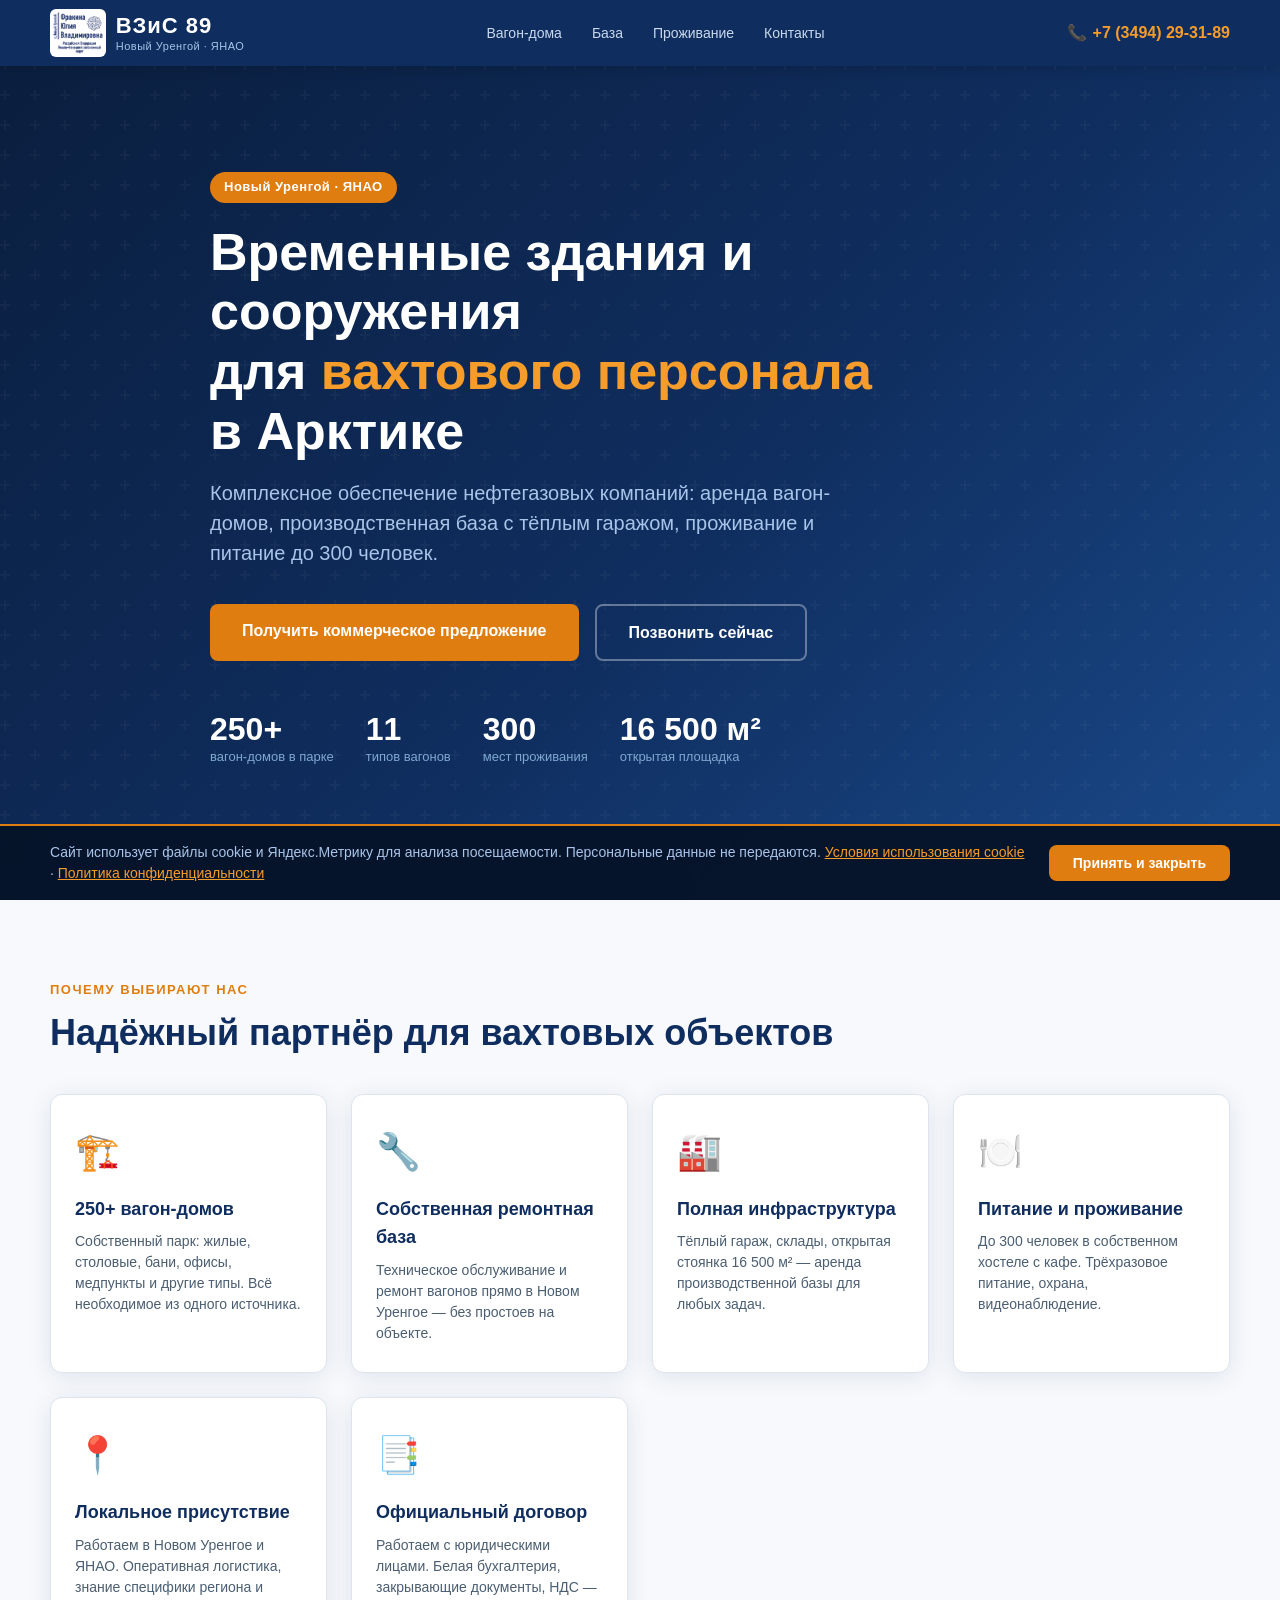
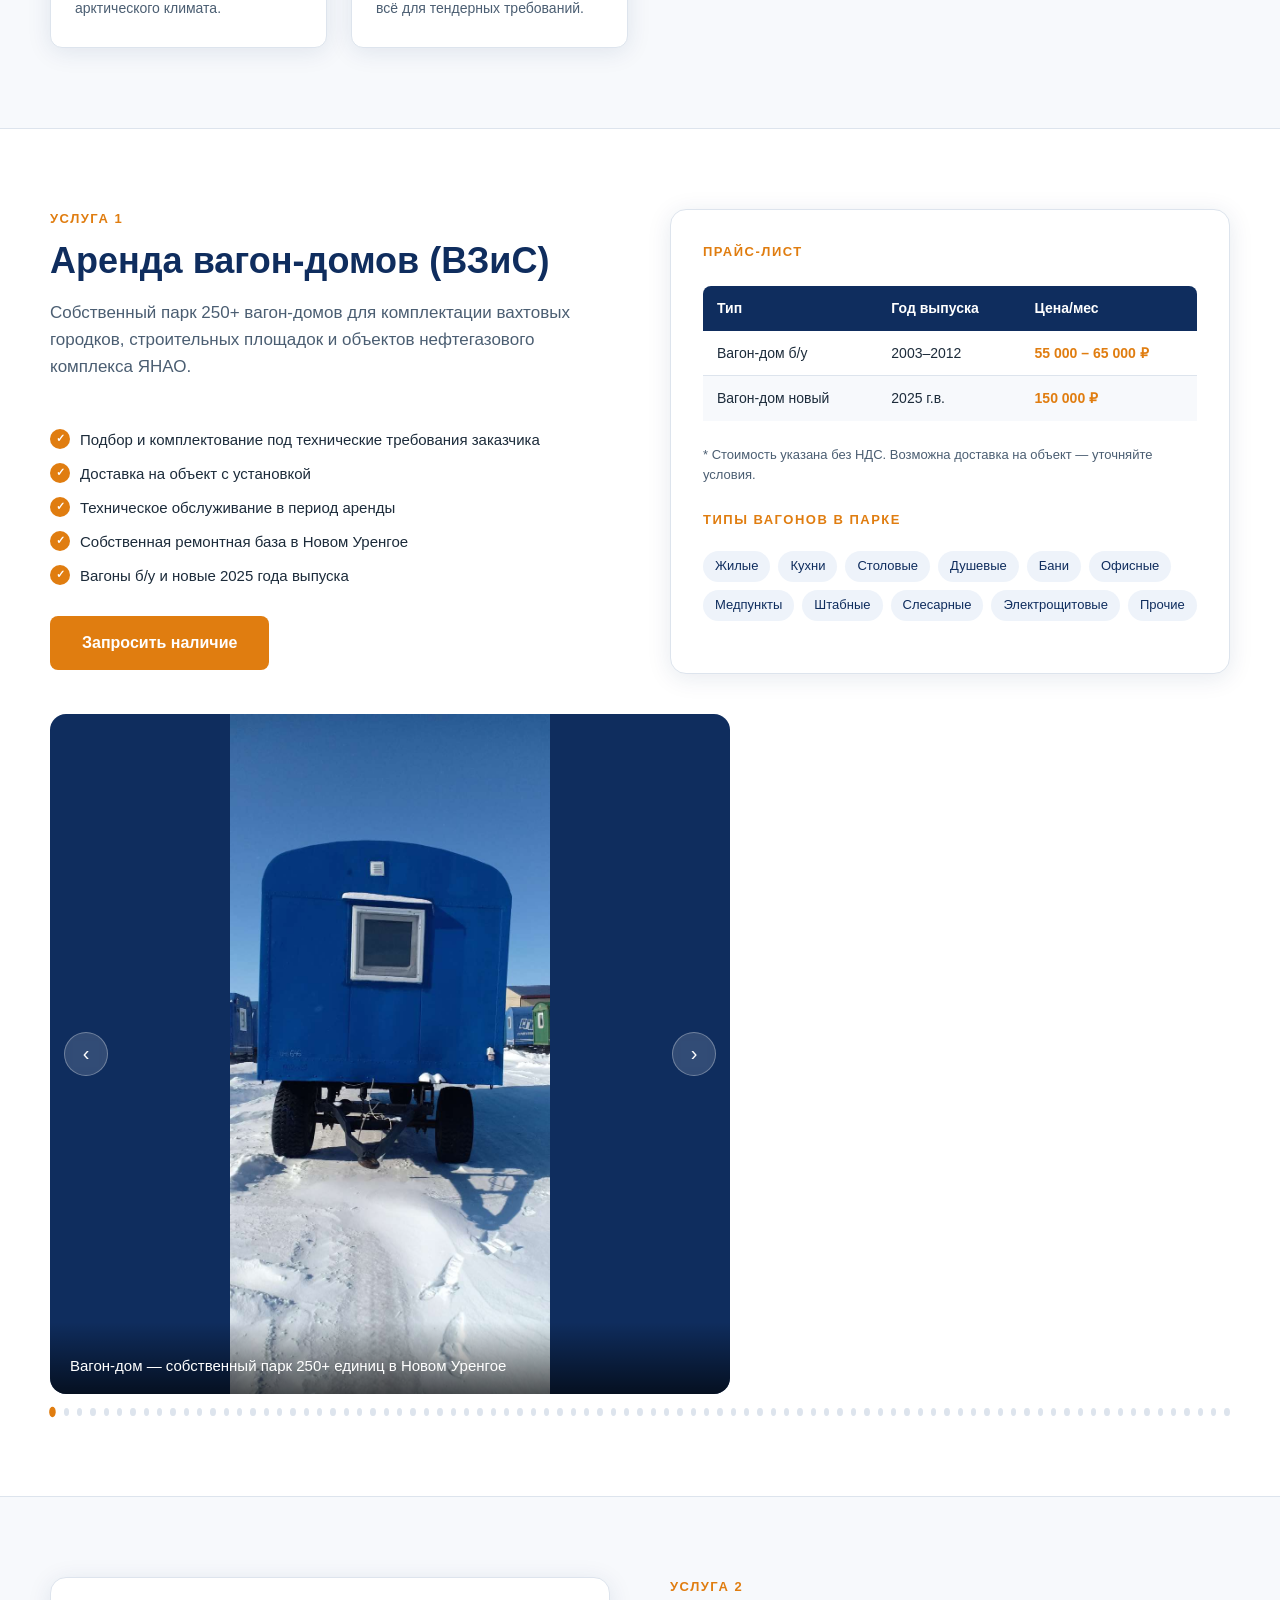
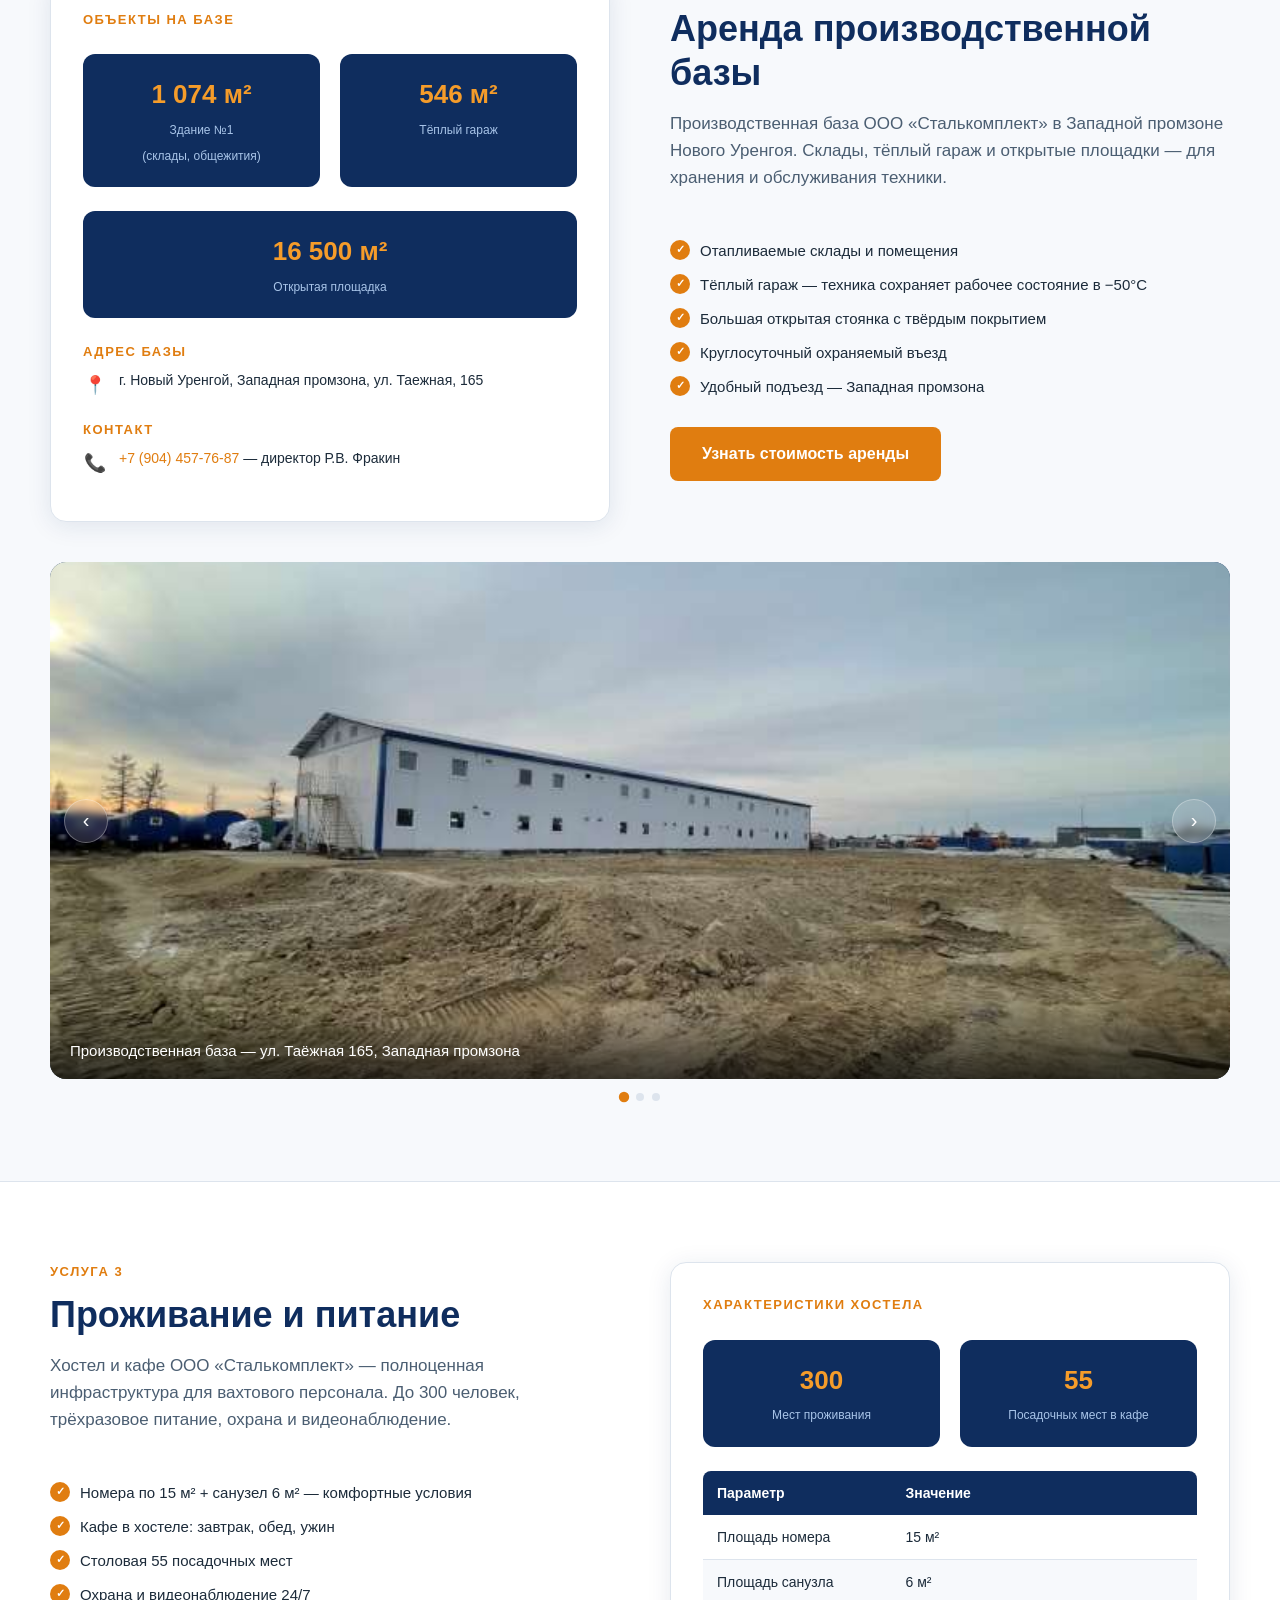
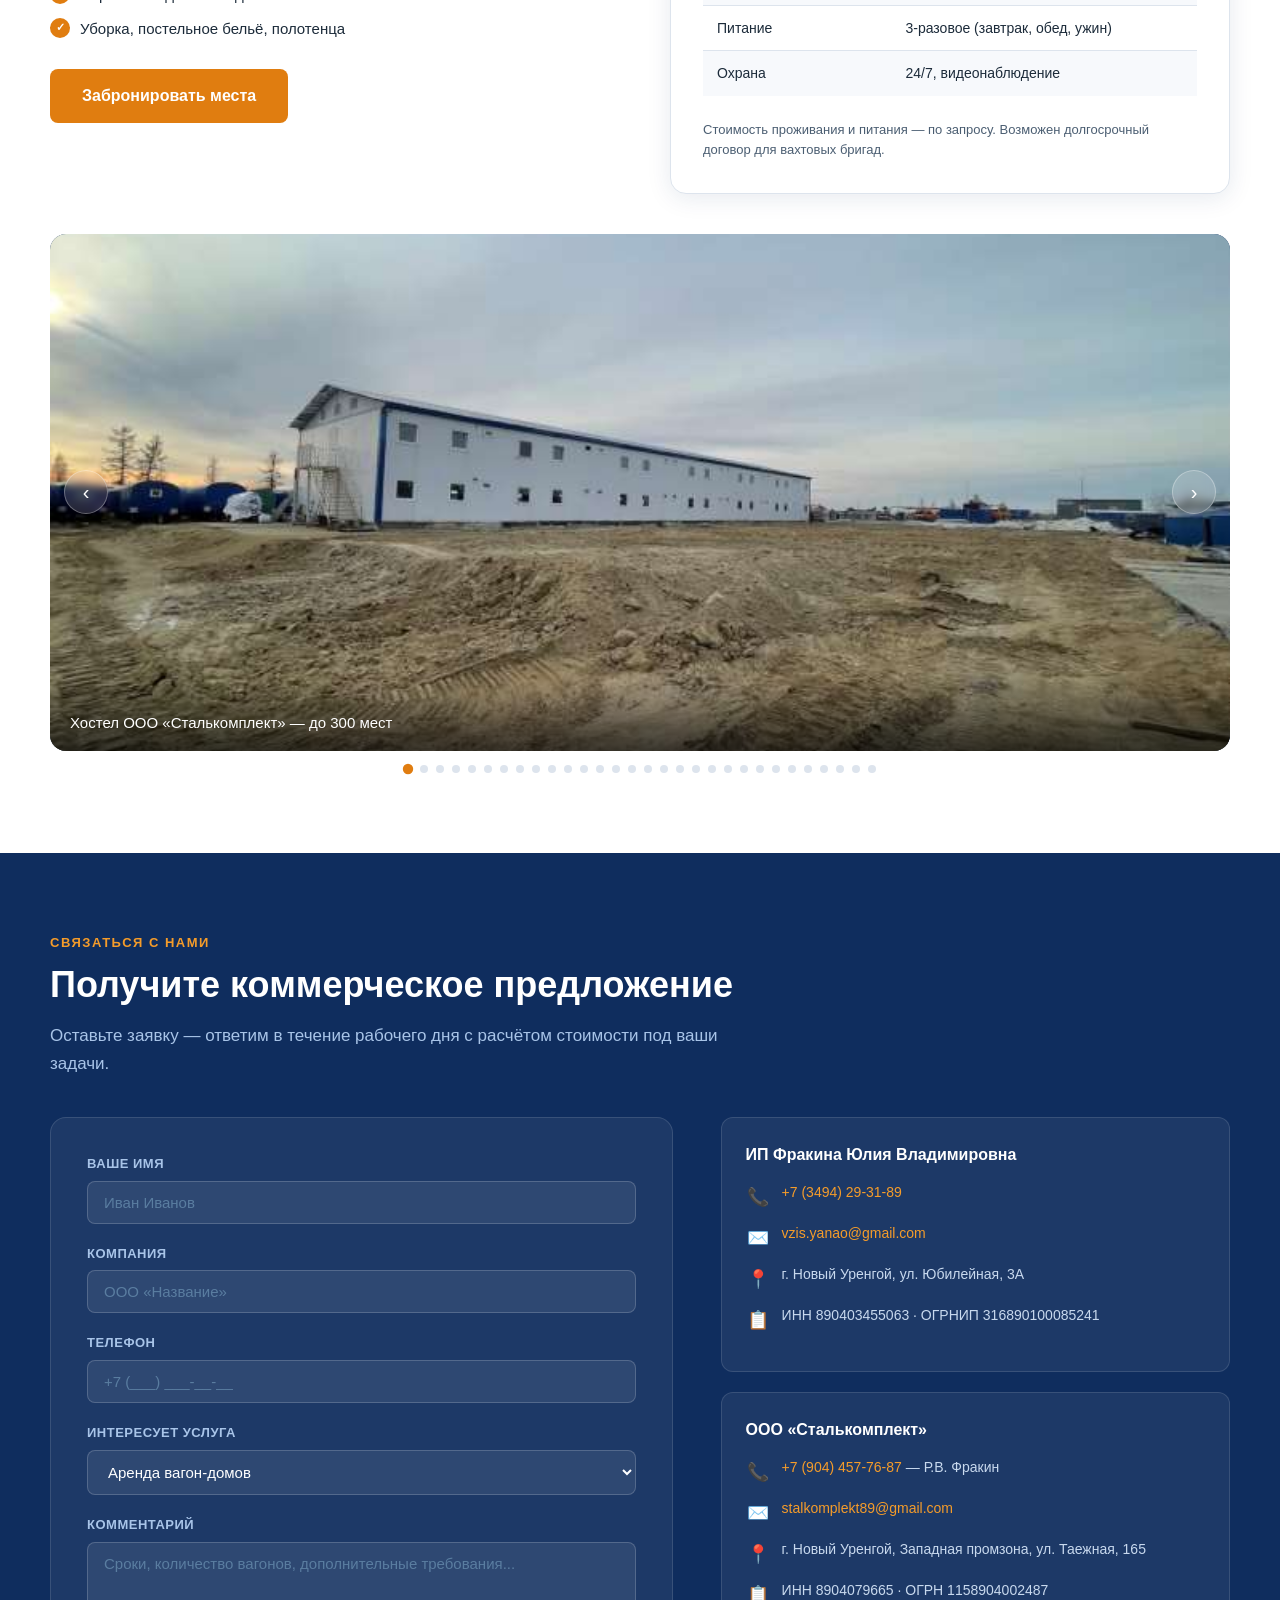
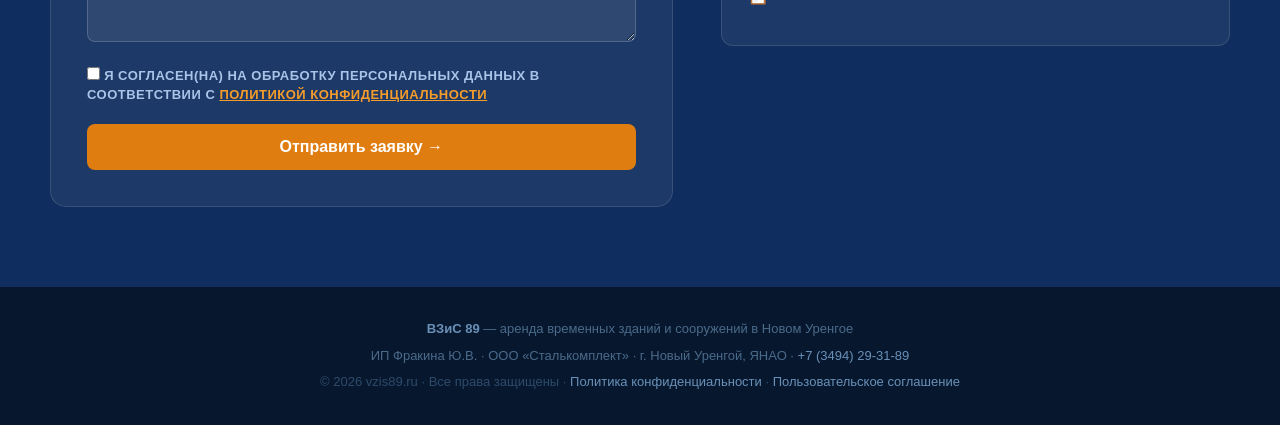
<file: index.html>
<!DOCTYPE html>
<html lang="ru">
<head>
  <meta charset="UTF-8" />
  <meta name="viewport" content="width=device-width, initial-scale=1.0" />
  <meta name="description" content="Аренда вагон-домов, производственных баз, проживание и питание в Новом Уренгое. 250+ вагонов, до 300 мест. ИП Фракина, ООО Сталькомплект." />
  <title>ВЗиС 89 — Аренда вагон-домов и базы в Новом Уренгое</title>
  <link rel="stylesheet" href="css/style.css" />
</head>
<body>

<!-- ===== NAVBAR ===== -->
<nav class="navbar">
  <div class="nav-inner">
    <a href="#hero" class="nav-logo">
      <img src="img/logo.png" alt="ВЗиС 89" height="48" style="border-radius:6px;background:#fff;padding:3px;">
      <span class="nav-logo-text">
        <span class="logo-main">ВЗиС&nbsp;89</span>
        <span class="logo-sub">Новый Уренгой · ЯНАО</span>
      </span>
    </a>
    <ul class="nav-links">
      <li><a href="#wagons">Вагон-дома</a></li>
      <li><a href="#base">База</a></li>
      <li><a href="#accommodation">Проживание</a></li>
      <li><a href="#contact">Контакты</a></li>
    </ul>
    <a href="tel:+73494293189" class="nav-phone">
      <span class="phone-icon">📞</span><span class="phone-text">+7 (3494) 29-31-89</span>
    </a>
    <div class="burger" id="burger">
      <span></span><span></span><span></span>
    </div>
  </div>
</nav>

<!-- Mobile menu -->
<nav class="mobile-menu" id="mobileMenu">
  <a href="#wagons">Вагон-дома</a>
  <a href="#base">Производственная база</a>
  <a href="#accommodation">Проживание и питание</a>
  <a href="#contact">Контакты</a>
  <a href="tel:+73494293189" class="cta">📞 +7 (3494) 29-31-89</a>
</nav>

<!-- ===== HERO ===== -->
<section class="hero" id="hero">
  <div class="hero-inner">
    <div class="hero-badge">Новый Уренгой · ЯНАО</div>
    <h1>Временные здания и сооружения<br>для <span>вахтового персонала</span><br>в Арктике</h1>
    <p class="hero-sub">
      Комплексное обеспечение нефтегазовых компаний: аренда вагон-домов,
      производственная база с тёплым гаражом, проживание и питание до 300 человек.
    </p>
    <div class="hero-cta">
      <a href="#contact" class="btn-primary">Получить коммерческое предложение</a>
      <a href="tel:+73494293189" class="btn-outline">Позвонить сейчас</a>
    </div>
    <div class="hero-stats">
      <div class="hero-stat">
        <strong>250+</strong>
        <span>вагон-домов в парке</span>
      </div>
      <div class="hero-stat">
        <strong>11</strong>
        <span>типов вагонов</span>
      </div>
      <div class="hero-stat">
        <strong>300</strong>
        <span>мест проживания</span>
      </div>
      <div class="hero-stat">
        <strong>16 500 м²</strong>
        <span>открытая площадка</span>
      </div>
    </div>
  </div>
</section>

<!-- ===== ПРЕИМУЩЕСТВА ===== -->
<section class="advantages" id="advantages">
  <div class="section-inner">
    <div class="section-label">Почему выбирают нас</div>
    <div class="section-title">Надёжный партнёр для вахтовых объектов</div>
    <div class="adv-grid">
      <div class="adv-card">
        <span class="adv-icon">🏗️</span>
        <h3>250+ вагон-домов</h3>
        <p>Собственный парк: жилые, столовые, бани, офисы, медпункты и другие типы. Всё необходимое из одного источника.</p>
      </div>
      <div class="adv-card">
        <span class="adv-icon">🔧</span>
        <h3>Собственная ремонтная база</h3>
        <p>Техническое обслуживание и ремонт вагонов прямо в Новом Уренгое — без простоев на объекте.</p>
      </div>
      <div class="adv-card">
        <span class="adv-icon">🏭</span>
        <h3>Полная инфраструктура</h3>
        <p>Тёплый гараж, склады, открытая стоянка 16 500 м² — аренда производственной базы для любых задач.</p>
      </div>
      <div class="adv-card">
        <span class="adv-icon">🍽️</span>
        <h3>Питание и проживание</h3>
        <p>До 300 человек в собственном хостеле с кафе. Трёхразовое питание, охрана, видеонаблюдение.</p>
      </div>
      <div class="adv-card">
        <span class="adv-icon">📍</span>
        <h3>Локальное присутствие</h3>
        <p>Работаем в Новом Уренгое и ЯНАО. Оперативная логистика, знание специфики региона и арктического климата.</p>
      </div>
      <div class="adv-card">
        <span class="adv-icon">📑</span>
        <h3>Официальный договор</h3>
        <p>Работаем с юридическими лицами. Белая бухгалтерия, закрывающие документы, НДС — всё для тендерных требований.</p>
      </div>
    </div>
  </div>
</section>

<!-- ===== ВАГОН-ДОМА ===== -->
<section class="service-block" id="wagons">
  <div class="section-inner">
    <div class="service-content">
      <div class="service-text">
        <div class="section-label">Услуга 1</div>
        <h2 class="section-title">Аренда вагон-домов (ВЗиС)</h2>
        <p class="section-desc">
          Собственный парк 250+ вагон-домов для комплектации вахтовых городков,
          строительных площадок и объектов нефтегазового комплекса ЯНАО.
        </p>
        <ul class="feature-list">
          <li>Подбор и комплектование под технические требования заказчика</li>
          <li>Доставка на объект с установкой</li>
          <li>Техническое обслуживание в период аренды</li>
          <li>Собственная ремонтная база в Новом Уренгое</li>
          <li>Вагоны б/у и новые 2025 года выпуска</li>
        </ul>
        <div style="margin-top: 28px;">
          <a href="#contact" class="btn-primary">Запросить наличие</a>
        </div>
      </div>

      <div class="service-info">
        <div class="section-label">Прайс-лист</div>
        <table class="price-table">
          <thead>
            <tr>
              <th>Тип</th>
              <th>Год выпуска</th>
              <th>Цена/мес</th>
            </tr>
          </thead>
          <tbody>
            <tr>
              <td>Вагон-дом б/у</td>
              <td>2003–2012</td>
              <td class="price">55 000 – 65 000 ₽</td>
            </tr>
            <tr>
              <td>Вагон-дом новый</td>
              <td>2025 г.в.</td>
              <td class="price">150 000 ₽</td>
            </tr>
          </tbody>
        </table>
        <p style="font-size:13px; color:var(--text-light); margin-bottom: 20px;">
          * Стоимость указана без НДС. Возможна доставка на объект — уточняйте условия.
        </p>

        <div class="section-label" style="margin-top: 24px;">Типы вагонов в парке</div>
        <div class="wagon-types">
          <span class="wagon-tag">Жилые</span>
          <span class="wagon-tag">Кухни</span>
          <span class="wagon-tag">Столовые</span>
          <span class="wagon-tag">Душевые</span>
          <span class="wagon-tag">Бани</span>
          <span class="wagon-tag">Офисные</span>
          <span class="wagon-tag">Медпункты</span>
          <span class="wagon-tag">Штабные</span>
          <span class="wagon-tag">Слесарные</span>
          <span class="wagon-tag">Электрощитовые</span>
          <span class="wagon-tag">Прочие</span>
        </div>
      </div>
    </div>

    <!-- Карусель вагон-дома -->
    <div class="carousel-wrap">
      <div class="carousel" id="carouselWagons">
        <div class="carousel-track" id="trackWagons"></div>
        <button class="carousel-btn prev" onclick="moveCarousel('wagons',-1)">&#8249;</button>
        <button class="carousel-btn next" onclick="moveCarousel('wagons',1)">&#8250;</button>
      </div>
      <div class="carousel-dots" id="dotsWagons"></div>
    </div>
  </div>
</section>

<!-- ===== ПРОИЗВОДСТВЕННАЯ БАЗА ===== -->
<section class="service-block" id="base">
  <div class="section-inner">
    <div class="service-content reverse">
      <div class="service-text">
        <div class="section-label">Услуга 2</div>
        <h2 class="section-title">Аренда производственной базы</h2>
        <p class="section-desc">
          Производственная база ООО «Сталькомплект» в Западной промзоне Нового Уренгоя.
          Склады, тёплый гараж и открытые площадки — для хранения и обслуживания техники.
        </p>
        <ul class="feature-list">
          <li>Отапливаемые склады и помещения</li>
          <li>Тёплый гараж — техника сохраняет рабочее состояние в −50°C</li>
          <li>Большая открытая стоянка с твёрдым покрытием</li>
          <li>Круглосуточный охраняемый въезд</li>
          <li>Удобный подъезд — Западная промзона</li>
        </ul>
        <div style="margin-top: 28px;">
          <a href="#contact" class="btn-primary">Узнать стоимость аренды</a>
        </div>
      </div>

      <div class="service-info">
        <div class="section-label">Объекты на базе</div>
        <div class="metrics-row">
          <div class="metric">
            <strong>1 074 м²</strong>
            <span>Здание №1<br>(склады, общежития)</span>
          </div>
          <div class="metric">
            <strong>546 м²</strong>
            <span>Тёплый гараж</span>
          </div>
        </div>
        <div class="metrics-row">
          <div class="metric">
            <strong>16 500 м²</strong>
            <span>Открытая площадка</span>
          </div>
        </div>
        <div class="section-label" style="margin-top: 24px;">Адрес базы</div>
        <div class="contact-item" style="margin-top: 8px;">
          <span class="contact-item-icon">📍</span>
          <span class="contact-item-text" style="color: var(--text);">
            г. Новый Уренгой, Западная промзона, ул. Таежная, 165
          </span>
        </div>
        <div class="section-label" style="margin-top: 20px;">Контакт</div>
        <div class="contact-item" style="margin-top: 8px;">
          <span class="contact-item-icon">📞</span>
          <span class="contact-item-text" style="color: var(--text);">
            <a href="tel:+79044577687" style="color: var(--orange);">+7 (904) 457-76-87</a> — директор Р.В. Фракин
          </span>
        </div>
      </div>
    </div>

    <!-- Карусель производственная база -->
    <div class="carousel-wrap">
      <div class="carousel" id="carouselBase">
        <div class="carousel-track" id="trackBase"></div>
        <button class="carousel-btn prev" onclick="moveCarousel('base',-1)">&#8249;</button>
        <button class="carousel-btn next" onclick="moveCarousel('base',1)">&#8250;</button>
      </div>
      <div class="carousel-dots" id="dotsBase"></div>
    </div>
  </div>
</section>

<!-- ===== ПРОЖИВАНИЕ И ПИТАНИЕ ===== -->
<section class="service-block" id="accommodation">
  <div class="section-inner">
    <div class="service-content">
      <div class="service-text">
        <div class="section-label">Услуга 3</div>
        <h2 class="section-title">Проживание и питание</h2>
        <p class="section-desc">
          Хостел и кафе ООО «Сталькомплект» — полноценная инфраструктура для вахтового
          персонала. До 300 человек, трёхразовое питание, охрана и видеонаблюдение.
        </p>
        <ul class="feature-list">
          <li>Номера по 15 м² + санузел 6 м² — комфортные условия</li>
          <li>Кафе в хостеле: завтрак, обед, ужин</li>
          <li>Столовая 55 посадочных мест</li>
          <li>Охрана и видеонаблюдение 24/7</li>
          <li>Уборка, постельное бельё, полотенца</li>
        </ul>
        <div style="margin-top: 28px;">
          <a href="#contact" class="btn-primary">Забронировать места</a>
        </div>
      </div>

      <div class="service-info">
        <div class="section-label">Характеристики хостела</div>
        <div class="metrics-row">
          <div class="metric">
            <strong>300</strong>
            <span>Мест проживания</span>
          </div>
          <div class="metric">
            <strong>55</strong>
            <span>Посадочных мест в кафе</span>
          </div>
        </div>

        <table class="price-table" style="margin-top: 24px;">
          <thead>
            <tr>
              <th>Параметр</th>
              <th>Значение</th>
            </tr>
          </thead>
          <tbody>
            <tr>
              <td>Площадь номера</td>
              <td>15 м²</td>
            </tr>
            <tr>
              <td>Площадь санузла</td>
              <td>6 м²</td>
            </tr>
            <tr>
              <td>Питание</td>
              <td>3-разовое (завтрак, обед, ужин)</td>
            </tr>
            <tr>
              <td>Охрана</td>
              <td>24/7, видеонаблюдение</td>
            </tr>
          </tbody>
        </table>

        <p style="font-size:13px; color:var(--text-light); margin-top: 16px;">
          Стоимость проживания и питания — по запросу.
          Возможен долгосрочный договор для вахтовых бригад.
        </p>
      </div>
    </div>

    <!-- Карусель проживание -->
    <div class="carousel-wrap">
      <div class="carousel" id="carouselAccommodation">
        <div class="carousel-track" id="trackAccommodation"></div>
        <button class="carousel-btn prev" onclick="moveCarousel('accommodation',-1)">&#8249;</button>
        <button class="carousel-btn next" onclick="moveCarousel('accommodation',1)">&#8250;</button>
      </div>
      <div class="carousel-dots" id="dotsAccommodation"></div>
    </div>
  </div>
</section>

<!-- ===== КОНТАКТЫ ===== -->
<section class="contact" id="contact">
  <div class="section-inner">
    <div class="section-label">Связаться с нами</div>
    <div class="section-title">Получите коммерческое предложение</div>
    <p class="section-desc">
      Оставьте заявку — ответим в течение рабочего дня с расчётом стоимости
      под ваши задачи.
    </p>

    <div class="contact-grid">
      <!-- Форма -->
      <div class="contact-form">
        <form id="contactForm">
          <div class="form-group">
            <label>Ваше имя</label>
            <input type="text" name="name" placeholder="Иван Иванов" required />
          </div>
          <div class="form-group">
            <label>Компания</label>
            <input type="text" name="company" placeholder="ООО «Название»" />
          </div>
          <div class="form-group">
            <label>Телефон</label>
            <input type="tel" name="phone" placeholder="+7 (___) ___-__-__" required />
          </div>
          <div class="form-group">
            <label>Интересует услуга</label>
            <select name="service">
              <option value="wagons">Аренда вагон-домов</option>
              <option value="base">Аренда производственной базы</option>
              <option value="accommodation">Проживание и питание</option>
              <option value="all">Комплексное размещение</option>
            </select>
          </div>
          <div class="form-group">
            <label>Комментарий</label>
            <textarea name="message" placeholder="Сроки, количество вагонов, дополнительные требования..."></textarea>
          </div>
          <div class="form-group form-consent">
            <label class="consent-label">
              <input type="checkbox" name="consent" id="consentCheck" required />
              <span>Я согласен(на) на обработку персональных данных в соответствии с
                <a href="privacy.html" target="_blank">Политикой конфиденциальности</a>
              </span>
            </label>
          </div>
          <button type="submit" class="btn-submit">Отправить заявку →</button>
        </form>
        <div class="form-success" id="formSuccess">
          <div class="check">📧</div>
          <h3>Открываем ваш почтовый клиент</h3>
          <p>Если письмо не открылось — напишите или позвоните напрямую:</p>
          <p style="margin-top:12px;"><a href="mailto:vzis.yanao@gmail.com">vzis.yanao@gmail.com</a></p>
          <p><a href="tel:+73494293189">+7 (3494) 29-31-89</a></p>
        </div>
      </div>

      <!-- Контактные данные -->
      <div class="contact-info">
        <div class="company-card">
          <div class="company-name">ИП Фракина Юлия Владимировна</div>
          <div class="contact-item">
            <span class="contact-item-icon">📞</span>
            <span class="contact-item-text">
              <a href="tel:+73494293189">+7 (3494) 29-31-89</a>
            </span>
          </div>
          <div class="contact-item">
            <span class="contact-item-icon">✉️</span>
            <span class="contact-item-text">
              <a href="mailto:vzis.yanao@gmail.com">vzis.yanao@gmail.com</a>
            </span>
          </div>
          <div class="contact-item">
            <span class="contact-item-icon">📍</span>
            <span class="contact-item-text">г. Новый Уренгой, ул. Юбилейная, 3А</span>
          </div>
          <div class="contact-item">
            <span class="contact-item-icon">📋</span>
            <span class="contact-item-text">ИНН 890403455063 · ОГРНИП 316890100085241</span>
          </div>
        </div>

        <div class="company-card">
          <div class="company-name">ООО «Сталькомплект»</div>
          <div class="contact-item">
            <span class="contact-item-icon">📞</span>
            <span class="contact-item-text">
              <a href="tel:+79044577687">+7 (904) 457-76-87</a> — Р.В. Фракин
            </span>
          </div>
          <div class="contact-item">
            <span class="contact-item-icon">✉️</span>
            <span class="contact-item-text">
              <a href="mailto:stalkomplekt89@gmail.com">stalkomplekt89@gmail.com</a>
            </span>
          </div>
          <div class="contact-item">
            <span class="contact-item-icon">📍</span>
            <span class="contact-item-text">г. Новый Уренгой, Западная промзона, ул. Таежная, 165</span>
          </div>
          <div class="contact-item">
            <span class="contact-item-icon">📋</span>
            <span class="contact-item-text">ИНН 8904079665 · ОГРН 1158904002487</span>
          </div>
        </div>
      </div>
    </div>
  </div>
</section>

<!-- ===== FOOTER ===== -->
<footer>
  <div class="footer-inner">
    <p><strong style="color:#6A90B8;">ВЗиС 89</strong> — аренда временных зданий и сооружений в Новом Уренгое</p>
    <p style="margin-top:6px;">
      ИП Фракина Ю.В. · ООО «Сталькомплект» · г. Новый Уренгой, ЯНАО ·
      <a href="tel:+73494293189">+7 (3494) 29-31-89</a>
    </p>
    <p style="margin-top:6px; color:#2E4A6A;">
      © 2026 vzis89.ru · Все права защищены ·
      <a href="privacy.html">Политика конфиденциальности</a> ·
      <a href="terms.html">Пользовательское соглашение</a>
    </p>
  </div>
</footer>

<!-- Cookie consent banner -->
<div class="cookie-banner" id="cookieBanner" role="alertdialog" aria-label="Уведомление об использовании cookie">
  <div class="cookie-inner">
    <p>
      Сайт использует файлы cookie и Яндекс.Метрику для анализа посещаемости. Персональные данные не передаются.
      <a href="privacy.html#cookie">Условия использования cookie</a> ·
      <a href="privacy.html">Политика конфиденциальности</a>
    </p>
    <button class="cookie-btn" id="cookieAccept">Принять и закрыть</button>
  </div>
</div>

<script src="js/main.js"></script>
</body>
</html>
</file>
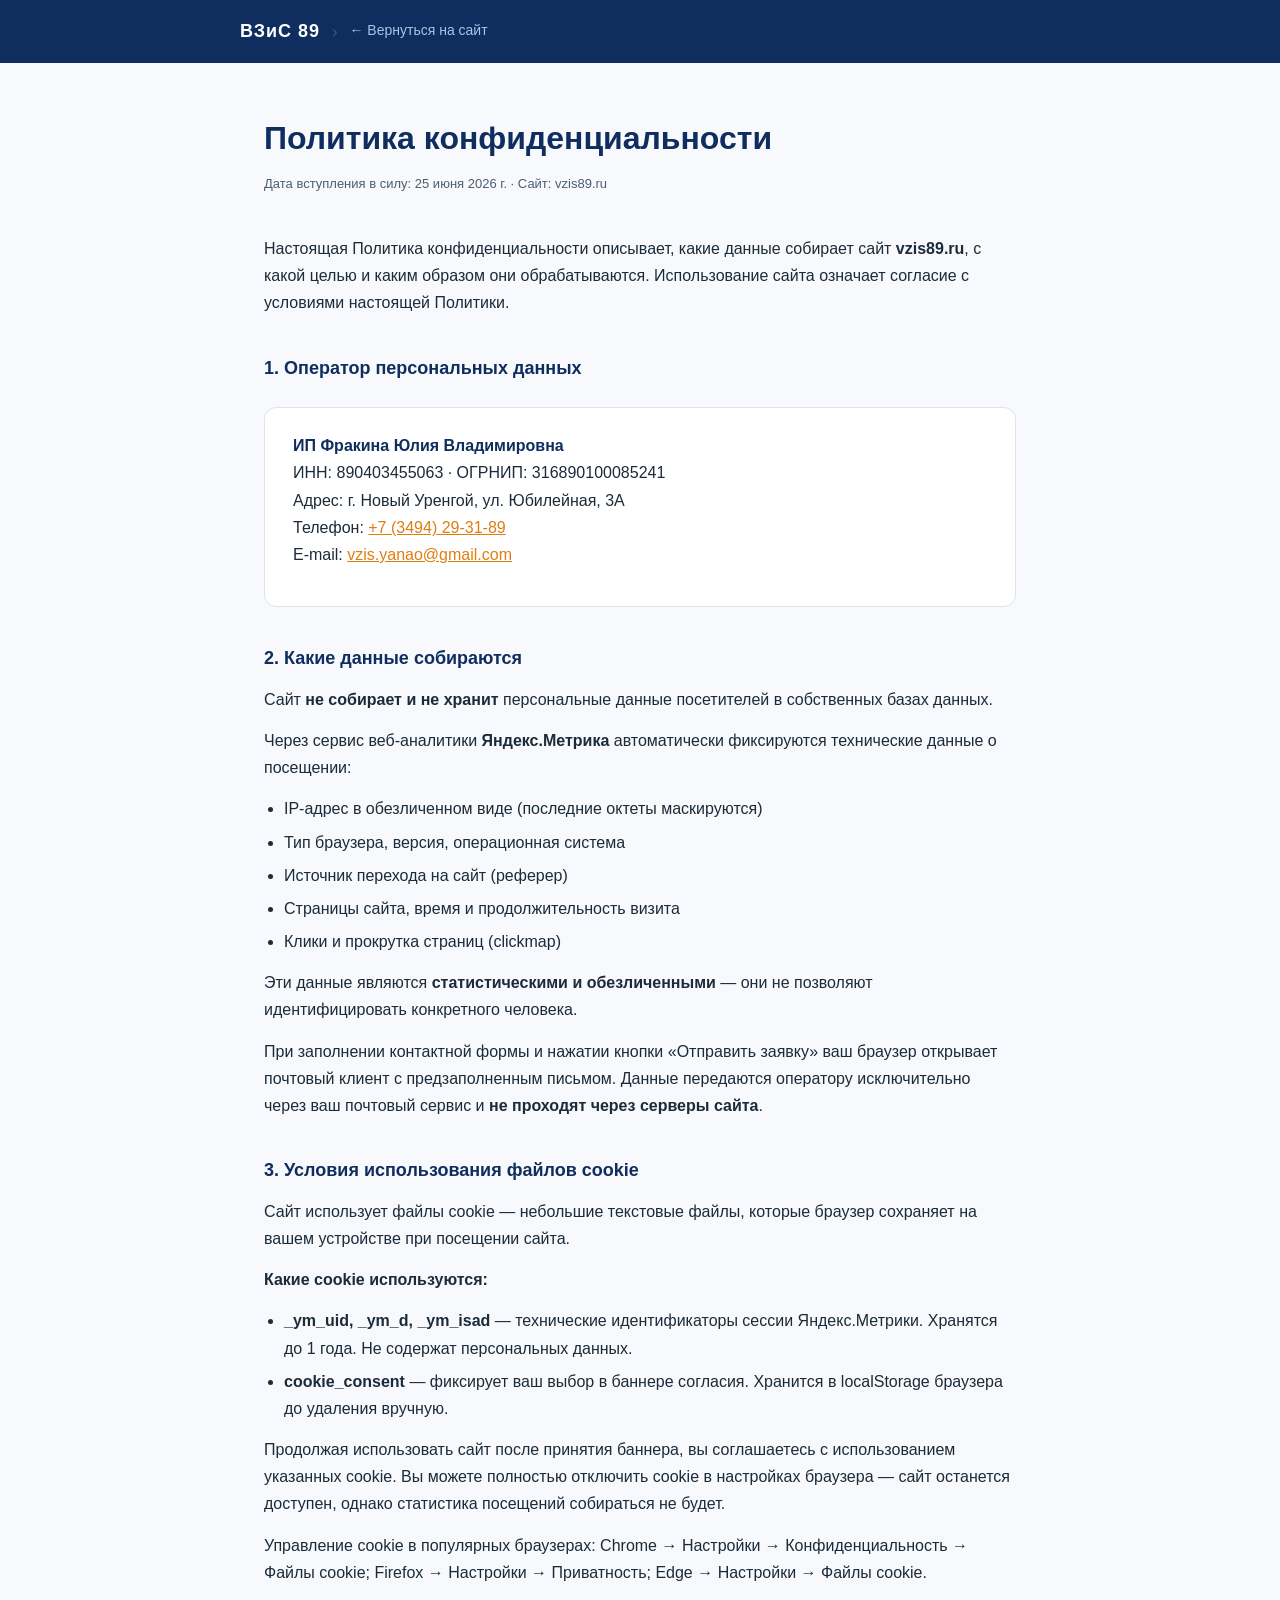
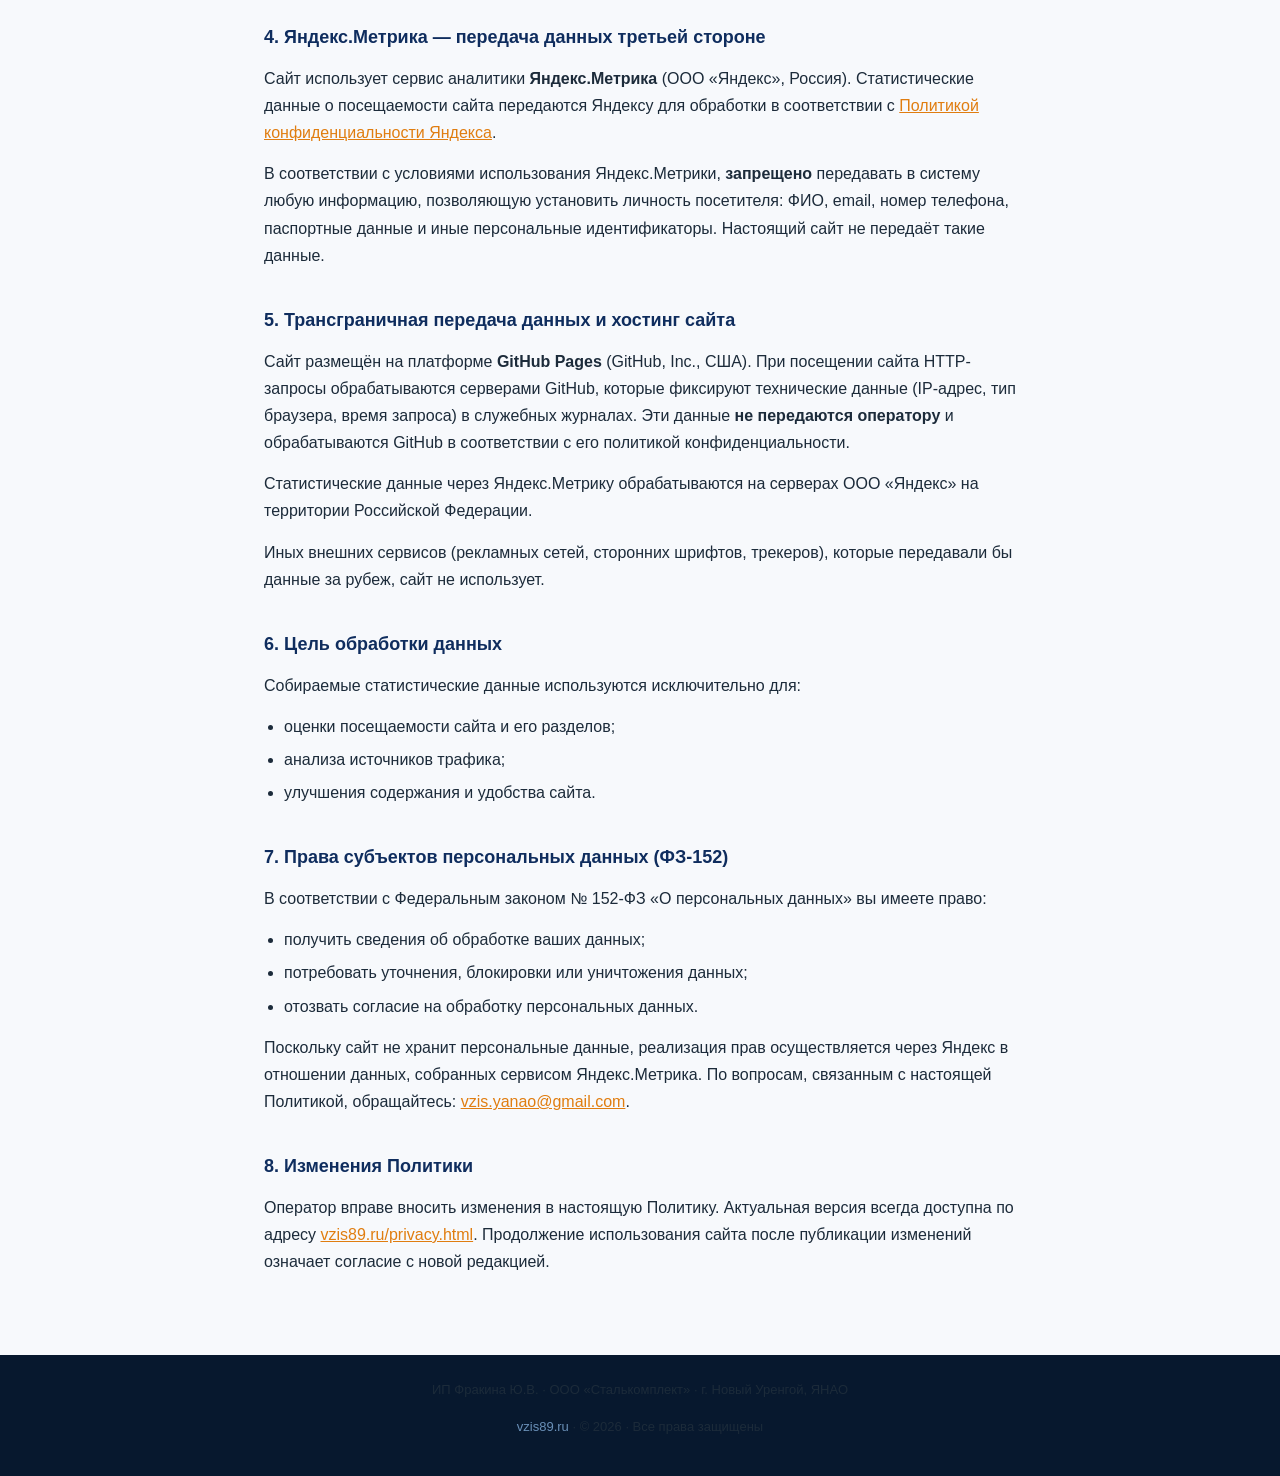
<file: privacy.html>
<!DOCTYPE html>
<html lang="ru">
<head>
  <meta charset="UTF-8" />
  <meta name="viewport" content="width=device-width, initial-scale=1.0" />
  <title>Политика конфиденциальности — ВЗиС 89</title>
  <style>
    :root {
      --blue: #0F2D5E;
      --orange: #E07D10;
      --orange-light: #F59C2A;
      --text: #1C2B3A;
      --text-light: #4B5E72;
      --bg: #F7F9FC;
      --border: #DDE4ED;
    }
    * { box-sizing: border-box; margin: 0; padding: 0; }
    html { scroll-behavior: smooth; }
    body {
      font-family: 'Segoe UI', -apple-system, BlinkMacSystemFont, Roboto, Arial, sans-serif;
      color: var(--text);
      background: var(--bg);
      font-size: 16px;
      line-height: 1.7;
    }
    .topbar {
      background: var(--blue);
      padding: 16px 24px;
    }
    .topbar-inner {
      max-width: 800px;
      margin: 0 auto;
      display: flex;
      align-items: center;
      gap: 12px;
    }
    .topbar a {
      color: #A8C4E8;
      text-decoration: none;
      font-size: 14px;
    }
    .topbar a:hover { color: #fff; }
    .topbar .logo-text {
      font-size: 18px;
      font-weight: 800;
      color: #fff;
      letter-spacing: 1px;
    }
    .topbar .sep { color: #3A5A8A; }
    main {
      max-width: 800px;
      margin: 48px auto 80px;
      padding: 0 24px;
    }
    h1 {
      font-size: 32px;
      font-weight: 800;
      color: var(--blue);
      margin-bottom: 8px;
    }
    .meta {
      font-size: 13px;
      color: var(--text-light);
      margin-bottom: 40px;
    }
    h2 {
      font-size: 18px;
      font-weight: 700;
      color: var(--blue);
      margin: 36px 0 12px;
    }
    p { margin-bottom: 14px; color: var(--text); }
    ul {
      margin: 10px 0 14px 20px;
      color: var(--text);
    }
    ul li { margin-bottom: 6px; }
    a { color: var(--orange); }
    .card {
      background: #fff;
      border: 1px solid var(--border);
      border-radius: 12px;
      padding: 24px 28px;
      margin: 24px 0;
    }
    .card strong { color: var(--blue); }
    footer {
      background: #07182E;
      padding: 24px;
      text-align: center;
      color: #4B6A8A;
      font-size: 13px;
    }
    footer a { color: #6A90B8; text-decoration: none; }
    @media (max-width: 600px) {
      h1 { font-size: 24px; }
      main { margin-top: 32px; }
    }
  </style>
</head>
<body>

<div class="topbar">
  <div class="topbar-inner">
    <span class="logo-text">ВЗиС 89</span>
    <span class="sep">›</span>
    <a href="/">← Вернуться на сайт</a>
  </div>
</div>

<main>
  <h1>Политика конфиденциальности</h1>
  <p class="meta">Дата вступления в силу: 25 июня 2026 г. · Сайт: vzis89.ru</p>

  <p>
    Настоящая Политика конфиденциальности описывает, какие данные собирает сайт
    <strong>vzis89.ru</strong>, с какой целью и каким образом они обрабатываются.
    Использование сайта означает согласие с условиями настоящей Политики.
  </p>

  <h2>1. Оператор персональных данных</h2>
  <div class="card">
    <p>
      <strong>ИП Фракина Юлия Владимировна</strong><br>
      ИНН: 890403455063 · ОГРНИП: 316890100085241<br>
      Адрес: г. Новый Уренгой, ул. Юбилейная, 3А<br>
      Телефон: <a href="tel:+73494293189">+7 (3494) 29-31-89</a><br>
      E-mail: <a href="mailto:vzis.yanao@gmail.com">vzis.yanao@gmail.com</a>
    </p>
  </div>

  <h2>2. Какие данные собираются</h2>
  <p>Сайт <strong>не собирает и не хранит</strong> персональные данные посетителей в собственных базах данных.</p>
  <p>
    Через сервис веб-аналитики <strong>Яндекс.Метрика</strong> автоматически фиксируются
    технические данные о посещении:
  </p>
  <ul>
    <li>IP-адрес в обезличенном виде (последние октеты маскируются)</li>
    <li>Тип браузера, версия, операционная система</li>
    <li>Источник перехода на сайт (реферер)</li>
    <li>Страницы сайта, время и продолжительность визита</li>
    <li>Клики и прокрутка страниц (clickmap)</li>
  </ul>
  <p>
    Эти данные являются <strong>статистическими и обезличенными</strong> — они не позволяют
    идентифицировать конкретного человека.
  </p>
  <p>
    При заполнении контактной формы и нажатии кнопки «Отправить заявку» ваш браузер открывает
    почтовый клиент с предзаполненным письмом. Данные передаются оператору исключительно
    через ваш почтовый сервис и <strong>не проходят через серверы сайта</strong>.
  </p>

  <h2 id="cookie">3. Условия использования файлов cookie</h2>
  <p>
    Сайт использует файлы cookie — небольшие текстовые файлы, которые браузер
    сохраняет на вашем устройстве при посещении сайта.
  </p>
  <p><strong>Какие cookie используются:</strong></p>
  <ul>
    <li><strong>_ym_uid, _ym_d, _ym_isad</strong> — технические идентификаторы сессии Яндекс.Метрики.
      Хранятся до 1 года. Не содержат персональных данных.</li>
    <li><strong>cookie_consent</strong> — фиксирует ваш выбор в баннере согласия.
      Хранится в localStorage браузера до удаления вручную.</li>
  </ul>
  <p>
    Продолжая использовать сайт после принятия баннера, вы соглашаетесь
    с использованием указанных cookie.
    Вы можете полностью отключить cookie в настройках браузера — сайт останется
    доступен, однако статистика посещений собираться не будет.
  </p>
  <p>
    Управление cookie в популярных браузерах:
    Chrome → Настройки → Конфиденциальность → Файлы cookie;
    Firefox → Настройки → Приватность; Edge → Настройки → Файлы cookie.
  </p>

  <h2>4. Яндекс.Метрика — передача данных третьей стороне</h2>
  <p>
    Сайт использует сервис аналитики <strong>Яндекс.Метрика</strong>
    (ООО «Яндекс», Россия). Статистические данные о посещаемости сайта
    передаются Яндексу для обработки в соответствии с
    <a href="https://yandex.ru/legal/confidential/" target="_blank" rel="noopener">Политикой конфиденциальности Яндекса</a>.
  </p>
  <p>
    В соответствии с условиями использования Яндекс.Метрики, <strong>запрещено</strong>
    передавать в систему любую информацию, позволяющую установить личность посетителя:
    ФИО, email, номер телефона, паспортные данные и иные персональные идентификаторы.
    Настоящий сайт не передаёт такие данные.
  </p>

  <h2>5. Трансграничная передача данных и хостинг сайта</h2>
  <p>
    Сайт размещён на платформе <strong>GitHub Pages</strong> (GitHub, Inc., США).
    При посещении сайта HTTP-запросы обрабатываются серверами GitHub, которые фиксируют
    технические данные (IP-адрес, тип браузера, время запроса) в служебных журналах.
    Эти данные <strong>не передаются оператору</strong> и обрабатываются GitHub в
    соответствии с его политикой конфиденциальности.
  </p>
  <p>
    Статистические данные через Яндекс.Метрику обрабатываются на серверах
    ООО «Яндекс» на территории Российской Федерации.
  </p>
  <p>
    Иных внешних сервисов (рекламных сетей, сторонних шрифтов, трекеров),
    которые передавали бы данные за рубеж, сайт не использует.
  </p>

  <h2>6. Цель обработки данных</h2>
  <p>Собираемые статистические данные используются исключительно для:</p>
  <ul>
    <li>оценки посещаемости сайта и его разделов;</li>
    <li>анализа источников трафика;</li>
    <li>улучшения содержания и удобства сайта.</li>
  </ul>

  <h2>7. Права субъектов персональных данных (ФЗ-152)</h2>
  <p>
    В соответствии с Федеральным законом № 152-ФЗ «О персональных данных» вы имеете право:
  </p>
  <ul>
    <li>получить сведения об обработке ваших данных;</li>
    <li>потребовать уточнения, блокировки или уничтожения данных;</li>
    <li>отозвать согласие на обработку персональных данных.</li>
  </ul>
  <p>
    Поскольку сайт не хранит персональные данные, реализация прав осуществляется
    через Яндекс в отношении данных, собранных сервисом Яндекс.Метрика.
    По вопросам, связанным с настоящей Политикой, обращайтесь:
    <a href="mailto:vzis.yanao@gmail.com">vzis.yanao@gmail.com</a>.
  </p>

  <h2>8. Изменения Политики</h2>
  <p>
    Оператор вправе вносить изменения в настоящую Политику. Актуальная версия
    всегда доступна по адресу <a href="/privacy.html">vzis89.ru/privacy.html</a>.
    Продолжение использования сайта после публикации изменений означает согласие
    с новой редакцией.
  </p>
</main>

<footer>
  <p>ИП Фракина Ю.В. · ООО «Сталькомплект» · г. Новый Уренгой, ЯНАО</p>
  <p style="margin-top:6px;"><a href="/">vzis89.ru</a> · © 2026 · Все права защищены</p>
</footer>

</body>
</html>
</file>
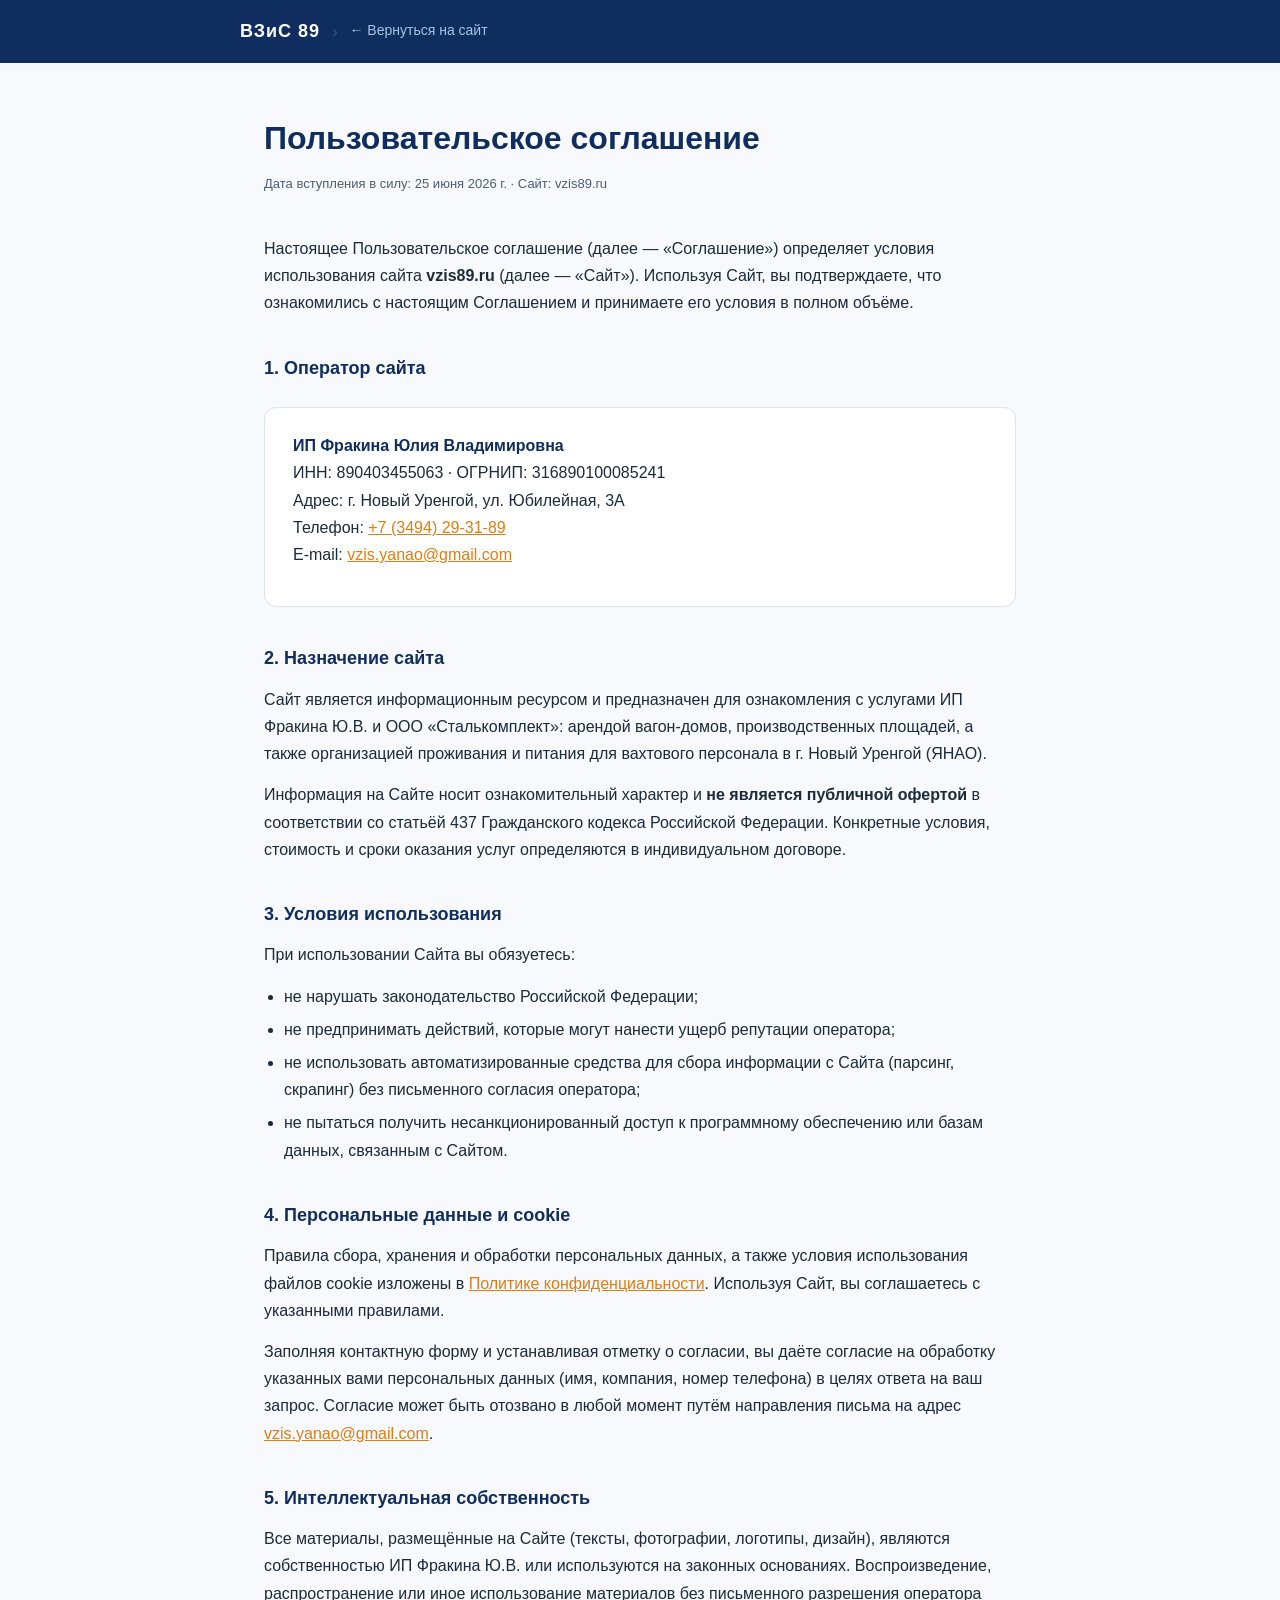
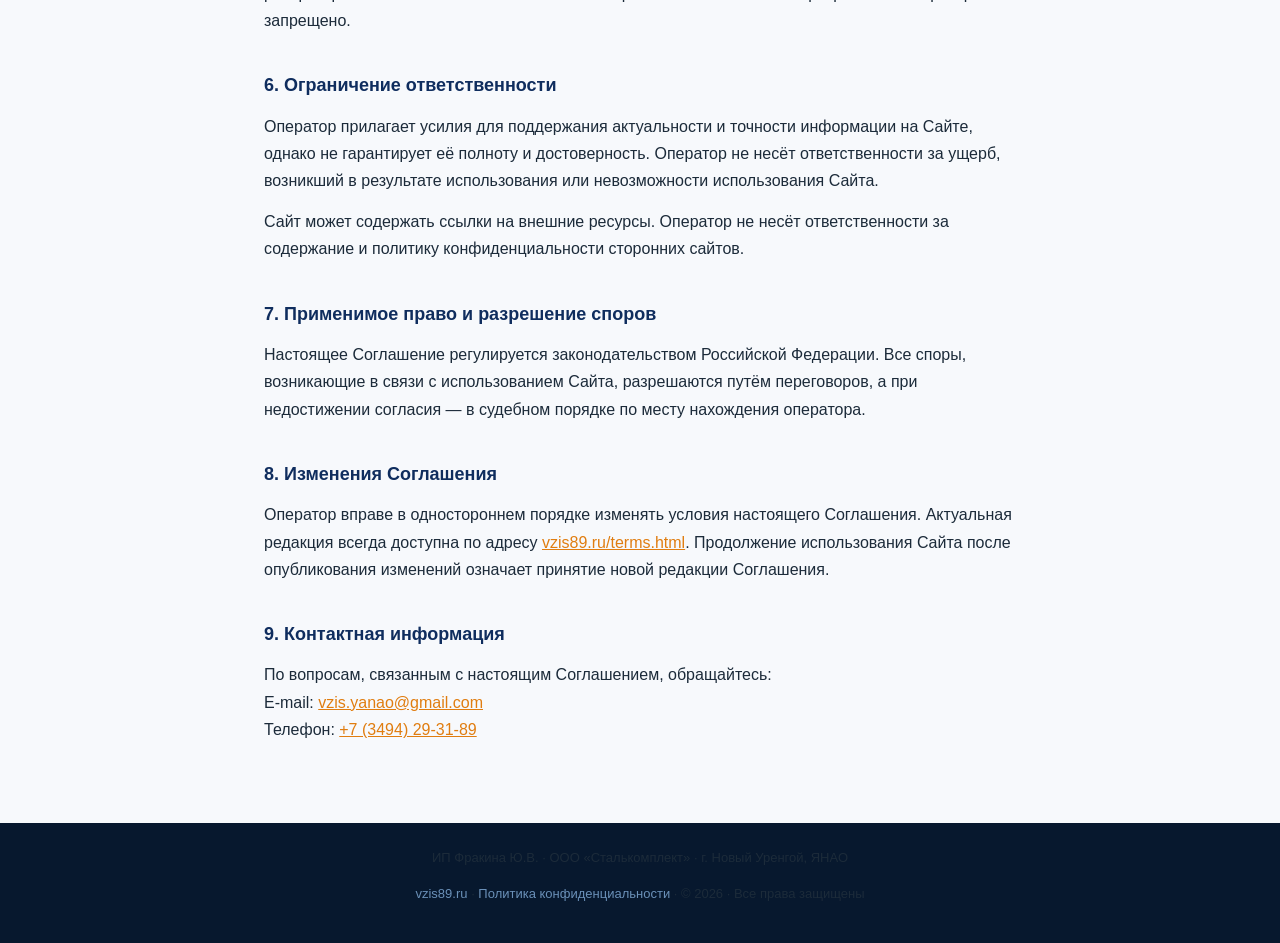
<file: terms.html>
<!DOCTYPE html>
<html lang="ru">
<head>
  <meta charset="UTF-8" />
  <meta name="viewport" content="width=device-width, initial-scale=1.0" />
  <title>Пользовательское соглашение — ВЗиС 89</title>
  <style>
    :root {
      --blue: #0F2D5E;
      --orange: #E07D10;
      --orange-light: #F59C2A;
      --text: #1C2B3A;
      --text-light: #4B5E72;
      --bg: #F7F9FC;
      --border: #DDE4ED;
    }
    * { box-sizing: border-box; margin: 0; padding: 0; }
    html { scroll-behavior: smooth; }
    body {
      font-family: 'Segoe UI', -apple-system, BlinkMacSystemFont, Roboto, Arial, sans-serif;
      color: var(--text);
      background: var(--bg);
      font-size: 16px;
      line-height: 1.7;
    }
    .topbar {
      background: var(--blue);
      padding: 16px 24px;
    }
    .topbar-inner {
      max-width: 800px;
      margin: 0 auto;
      display: flex;
      align-items: center;
      gap: 12px;
    }
    .topbar a { color: #A8C4E8; text-decoration: none; font-size: 14px; }
    .topbar a:hover { color: #fff; }
    .topbar .logo-text {
      font-size: 18px;
      font-weight: 800;
      color: #fff;
      letter-spacing: 1px;
    }
    .topbar .sep { color: #3A5A8A; }
    main {
      max-width: 800px;
      margin: 48px auto 80px;
      padding: 0 24px;
    }
    h1 {
      font-size: 32px;
      font-weight: 800;
      color: var(--blue);
      margin-bottom: 8px;
    }
    .meta {
      font-size: 13px;
      color: var(--text-light);
      margin-bottom: 40px;
    }
    h2 {
      font-size: 18px;
      font-weight: 700;
      color: var(--blue);
      margin: 36px 0 12px;
    }
    p { margin-bottom: 14px; color: var(--text); }
    ul { margin: 10px 0 14px 20px; color: var(--text); }
    ul li { margin-bottom: 6px; }
    a { color: var(--orange); }
    .card {
      background: #fff;
      border: 1px solid var(--border);
      border-radius: 12px;
      padding: 24px 28px;
      margin: 24px 0;
    }
    .card strong { color: var(--blue); }
    footer {
      background: #07182E;
      padding: 24px;
      text-align: center;
      color: #4B6A8A;
      font-size: 13px;
    }
    footer a { color: #6A90B8; text-decoration: none; }
    @media (max-width: 600px) {
      h1 { font-size: 24px; }
      main { margin-top: 32px; }
    }
  </style>
</head>
<body>

<div class="topbar">
  <div class="topbar-inner">
    <span class="logo-text">ВЗиС 89</span>
    <span class="sep">›</span>
    <a href="/">← Вернуться на сайт</a>
  </div>
</div>

<main>
  <h1>Пользовательское соглашение</h1>
  <p class="meta">Дата вступления в силу: 25 июня 2026 г. · Сайт: vzis89.ru</p>

  <p>
    Настоящее Пользовательское соглашение (далее — «Соглашение») определяет условия
    использования сайта <strong>vzis89.ru</strong> (далее — «Сайт»).
    Используя Сайт, вы подтверждаете, что ознакомились с настоящим Соглашением
    и принимаете его условия в полном объёме.
  </p>

  <h2>1. Оператор сайта</h2>
  <div class="card">
    <p>
      <strong>ИП Фракина Юлия Владимировна</strong><br>
      ИНН: 890403455063 · ОГРНИП: 316890100085241<br>
      Адрес: г. Новый Уренгой, ул. Юбилейная, 3А<br>
      Телефон: <a href="tel:+73494293189">+7 (3494) 29-31-89</a><br>
      E-mail: <a href="mailto:vzis.yanao@gmail.com">vzis.yanao@gmail.com</a>
    </p>
  </div>

  <h2>2. Назначение сайта</h2>
  <p>
    Сайт является информационным ресурсом и предназначен для ознакомления
    с услугами ИП Фракина Ю.В. и ООО «Сталькомплект»: арендой вагон-домов,
    производственных площадей, а также организацией проживания и питания
    для вахтового персонала в г. Новый Уренгой (ЯНАО).
  </p>
  <p>
    Информация на Сайте носит ознакомительный характер и <strong>не является публичной
    офертой</strong> в соответствии со статьёй 437 Гражданского кодекса Российской
    Федерации. Конкретные условия, стоимость и сроки оказания услуг определяются
    в индивидуальном договоре.
  </p>

  <h2>3. Условия использования</h2>
  <p>При использовании Сайта вы обязуетесь:</p>
  <ul>
    <li>не нарушать законодательство Российской Федерации;</li>
    <li>не предпринимать действий, которые могут нанести ущерб репутации оператора;</li>
    <li>не использовать автоматизированные средства для сбора информации с Сайта
      (парсинг, скрапинг) без письменного согласия оператора;</li>
    <li>не пытаться получить несанкционированный доступ к программному обеспечению
      или базам данных, связанным с Сайтом.</li>
  </ul>

  <h2>4. Персональные данные и cookie</h2>
  <p>
    Правила сбора, хранения и обработки персональных данных, а также условия
    использования файлов cookie изложены в
    <a href="privacy.html">Политике конфиденциальности</a>.
    Используя Сайт, вы соглашаетесь с указанными правилами.
  </p>
  <p>
    Заполняя контактную форму и устанавливая отметку о согласии, вы даёте
    согласие на обработку указанных вами персональных данных (имя, компания,
    номер телефона) в целях ответа на ваш запрос. Согласие может быть отозвано
    в любой момент путём направления письма на адрес
    <a href="mailto:vzis.yanao@gmail.com">vzis.yanao@gmail.com</a>.
  </p>

  <h2>5. Интеллектуальная собственность</h2>
  <p>
    Все материалы, размещённые на Сайте (тексты, фотографии, логотипы, дизайн),
    являются собственностью ИП Фракина Ю.В. или используются на законных
    основаниях. Воспроизведение, распространение или иное использование
    материалов без письменного разрешения оператора запрещено.
  </p>

  <h2>6. Ограничение ответственности</h2>
  <p>
    Оператор прилагает усилия для поддержания актуальности и точности информации
    на Сайте, однако не гарантирует её полноту и достоверность.
    Оператор не несёт ответственности за ущерб, возникший в результате
    использования или невозможности использования Сайта.
  </p>
  <p>
    Сайт может содержать ссылки на внешние ресурсы. Оператор не несёт
    ответственности за содержание и политику конфиденциальности сторонних сайтов.
  </p>

  <h2>7. Применимое право и разрешение споров</h2>
  <p>
    Настоящее Соглашение регулируется законодательством Российской Федерации.
    Все споры, возникающие в связи с использованием Сайта, разрешаются путём
    переговоров, а при недостижении согласия — в судебном порядке по месту
    нахождения оператора.
  </p>

  <h2>8. Изменения Соглашения</h2>
  <p>
    Оператор вправе в одностороннем порядке изменять условия настоящего
    Соглашения. Актуальная редакция всегда доступна по адресу
    <a href="/terms.html">vzis89.ru/terms.html</a>.
    Продолжение использования Сайта после опубликования изменений означает
    принятие новой редакции Соглашения.
  </p>

  <h2>9. Контактная информация</h2>
  <p>
    По вопросам, связанным с настоящим Соглашением, обращайтесь:<br>
    E-mail: <a href="mailto:vzis.yanao@gmail.com">vzis.yanao@gmail.com</a><br>
    Телефон: <a href="tel:+73494293189">+7 (3494) 29-31-89</a>
  </p>
</main>

<footer>
  <p>ИП Фракина Ю.В. · ООО «Сталькомплект» · г. Новый Уренгой, ЯНАО</p>
  <p style="margin-top:6px;">
    <a href="/">vzis89.ru</a> ·
    <a href="privacy.html">Политика конфиденциальности</a> ·
    © 2026 · Все права защищены
  </p>
</footer>

</body>
</html>
</file>
<file: css/style.css>
:root {
  --blue: #0F2D5E;
  --blue-mid: #1A4A8A;
  --orange: #E07D10;
  --orange-light: #F59C2A;
  --text: #1C2B3A;
  --text-light: #4B5E72;
  --bg: #F7F9FC;
  --white: #FFFFFF;
  --border: #DDE4ED;
  --shadow: 0 4px 24px rgba(15,45,94,0.10);
}

* { box-sizing: border-box; margin: 0; padding: 0; }

html { scroll-behavior: smooth; }

body {
  font-family: 'Segoe UI', -apple-system, BlinkMacSystemFont, Roboto, 'Helvetica Neue', Arial, sans-serif;
  color: var(--text);
  background: var(--white);
  font-size: 16px;
  line-height: 1.6;
}

/* ---- NAVBAR ---- */
.navbar {
  position: fixed;
  top: 0; left: 0; right: 0;
  background: var(--blue);
  z-index: 1000;
  padding: 0 24px;
  box-shadow: 0 2px 12px rgba(0,0,0,0.18);
}
.nav-inner {
  max-width: 1180px;
  margin: 0 auto;
  display: flex;
  align-items: center;
  justify-content: space-between;
  height: 66px;
  gap: 24px;
}
.nav-logo {
  display: flex;
  align-items: center;
  gap: 10px;
  text-decoration: none;
  line-height: 1.2;
}
.nav-logo svg { flex-shrink: 0; }
.nav-logo-text { display: flex; flex-direction: column; }
.nav-logo .logo-main {
  font-size: 22px;
  font-weight: 800;
  color: var(--white);
  letter-spacing: 1px;
}
.nav-logo .logo-sub {
  font-size: 11px;
  color: #A8C4E8;
  letter-spacing: 0.5px;
}
.nav-links {
  display: flex;
  gap: 6px;
  list-style: none;
  align-items: center;
}
.nav-links a {
  color: #C8D9EE;
  text-decoration: none;
  padding: 6px 12px;
  border-radius: 6px;
  font-size: 14px;
  transition: color 0.2s, background 0.2s;
  white-space: nowrap;
}
.nav-links a:hover {
  color: var(--white);
  background: rgba(255,255,255,0.1);
}
.nav-phone {
  color: var(--orange-light);
  font-weight: 700;
  font-size: 16px;
  text-decoration: none;
  white-space: nowrap;
  display: flex;
  align-items: center;
  gap: 6px;
}
.nav-phone:hover { color: var(--white); }
.burger {
  display: none;
  flex-direction: column;
  gap: 5px;
  cursor: pointer;
  padding: 4px;
}
.burger span {
  display: block;
  width: 26px;
  height: 3px;
  background: var(--white);
  border-radius: 2px;
  transition: 0.3s;
}
.mobile-menu {
  display: none;
  position: fixed;
  top: 66px; left: 0; right: 0;
  background: var(--blue);
  padding: 16px 24px 24px;
  z-index: 999;
  flex-direction: column;
  gap: 4px;
}
.mobile-menu.open { display: flex; }
.mobile-menu a {
  color: #C8D9EE;
  text-decoration: none;
  padding: 10px 0;
  border-bottom: 1px solid rgba(255,255,255,0.08);
  font-size: 16px;
}
.mobile-menu a.cta { color: var(--orange-light); font-weight: 700; border: none; margin-top: 8px; }

/* ---- HERO ---- */
.hero {
  background: linear-gradient(135deg, #0A1E3D 0%, #0F2D5E 55%, #1A4A8A 100%);
  min-height: 100vh;
  display: flex;
  flex-direction: column;
  justify-content: center;
  padding: 120px 24px 80px;
  position: relative;
  overflow: hidden;
}
.hero::before {
  content: '';
  position: absolute;
  top: 0; left: 0; right: 0; bottom: 0;
  background: url("data:image/svg+xml,%3Csvg width='60' height='60' viewBox='0 0 60 60' xmlns='http://www.w3.org/2000/svg'%3E%3Cg fill='none' fill-rule='evenodd'%3E%3Cg fill='%23ffffff' fill-opacity='0.03'%3E%3Cpath d='M36 34v-4h-2v4h-4v2h4v4h2v-4h4v-2h-4zm0-30V0h-2v4h-4v2h4v4h2V6h4V4h-4zM6 34v-4H4v4H0v2h4v4h2v-4h4v-2H6zM6 4V0H4v4H0v2h4v4h2V6h4V4H6z'/%3E%3C/g%3E%3C/g%3E%3C/svg%3E");
  opacity: 1;
}
.hero-inner {
  max-width: 860px;
  margin: 0 auto;
  position: relative;
  z-index: 1;
}
.hero-badge {
  display: inline-block;
  background: var(--orange);
  color: var(--white);
  font-size: 13px;
  font-weight: 600;
  padding: 5px 14px;
  border-radius: 20px;
  margin-bottom: 20px;
  letter-spacing: 0.5px;
}
.hero h1 {
  font-size: clamp(28px, 5vw, 52px);
  font-weight: 800;
  color: var(--white);
  line-height: 1.15;
  margin-bottom: 16px;
}
.hero h1 span { color: var(--orange-light); }
.hero-sub {
  font-size: clamp(16px, 2vw, 20px);
  color: #A8C4E8;
  margin-bottom: 36px;
  max-width: 640px;
  line-height: 1.5;
}
.hero-cta {
  display: flex;
  gap: 16px;
  flex-wrap: wrap;
  margin-bottom: 52px;
}
.btn-primary {
  background: var(--orange);
  color: var(--white);
  padding: 14px 32px;
  border-radius: 8px;
  font-size: 16px;
  font-weight: 700;
  text-decoration: none;
  transition: background 0.2s, transform 0.15s;
  border: none;
  cursor: pointer;
  display: inline-block;
}
.btn-primary:hover { background: #C86E08; transform: translateY(-1px); }
.btn-outline {
  background: transparent;
  color: var(--white);
  padding: 14px 32px;
  border-radius: 8px;
  font-size: 16px;
  font-weight: 600;
  text-decoration: none;
  border: 2px solid rgba(255,255,255,0.35);
  transition: border-color 0.2s, background 0.2s;
  display: inline-block;
}
.btn-outline:hover { border-color: var(--white); background: rgba(255,255,255,0.08); }
.hero-stats {
  display: flex;
  gap: 32px;
  flex-wrap: wrap;
}
.hero-stat {
  display: flex;
  flex-direction: column;
  gap: 2px;
}
.hero-stat strong {
  font-size: 32px;
  font-weight: 800;
  color: var(--white);
  line-height: 1;
}
.hero-stat span {
  font-size: 13px;
  color: #7FA8D0;
}

/* ---- SECTIONS ---- */
section { padding: 80px 24px; }
.section-inner { max-width: 1180px; margin: 0 auto; }
.section-label {
  font-size: 13px;
  font-weight: 700;
  color: var(--orange);
  text-transform: uppercase;
  letter-spacing: 1.5px;
  margin-bottom: 10px;
}
.section-title {
  font-size: clamp(24px, 3vw, 36px);
  font-weight: 800;
  color: var(--blue);
  line-height: 1.2;
  margin-bottom: 16px;
}
.section-desc {
  font-size: 17px;
  color: var(--text-light);
  max-width: 680px;
  line-height: 1.6;
  margin-bottom: 48px;
}

/* ---- ADVANTAGES ---- */
.advantages { background: var(--bg); }
.adv-grid {
  display: grid;
  grid-template-columns: repeat(auto-fit, minmax(220px, 1fr));
  gap: 24px;
  margin-top: 40px;
}
.adv-card {
  background: var(--white);
  border-radius: 12px;
  padding: 28px 24px;
  border: 1px solid var(--border);
  box-shadow: var(--shadow);
}
.adv-icon {
  font-size: 36px;
  margin-bottom: 14px;
  display: block;
}
.adv-card h3 {
  font-size: 18px;
  font-weight: 700;
  color: var(--blue);
  margin-bottom: 8px;
}
.adv-card p {
  font-size: 14px;
  color: var(--text-light);
  line-height: 1.5;
}

/* ---- SERVICE SECTIONS ---- */
.service-block { border-top: 1px solid var(--border); }
.service-block:nth-child(even) { background: var(--bg); }
.service-content {
  display: grid;
  grid-template-columns: 1fr 1fr;
  gap: 60px;
  align-items: start;
}
.service-content.reverse { direction: rtl; }
.service-content.reverse > * { direction: ltr; }
.service-text {}
.service-info {
  background: var(--white);
  border: 1px solid var(--border);
  border-radius: 16px;
  padding: 32px;
  box-shadow: var(--shadow);
}
.service-info .section-label { margin-bottom: 8px; }

/* ---- PRICE TABLE ---- */
.price-table {
  width: 100%;
  border-collapse: collapse;
  margin: 24px 0;
  font-size: 14px;
}
.price-table th {
  background: var(--blue);
  color: var(--white);
  padding: 11px 14px;
  text-align: left;
  font-weight: 600;
}
.price-table th:first-child { border-radius: 8px 0 0 0; }
.price-table th:last-child { border-radius: 0 8px 0 0; }
.price-table td {
  padding: 11px 14px;
  border-bottom: 1px solid var(--border);
  color: var(--text);
}
.price-table tr:nth-child(even) td { background: var(--bg); }
.price-table tr:last-child td { border-bottom: none; }
.price-table .price {
  font-weight: 700;
  color: var(--orange);
  white-space: nowrap;
}

/* ---- WAGON TYPES ---- */
.wagon-types {
  display: flex;
  flex-wrap: wrap;
  gap: 8px;
  margin: 20px 0;
}
.wagon-tag {
  background: #EEF3FA;
  color: var(--blue);
  font-size: 13px;
  padding: 5px 12px;
  border-radius: 20px;
  font-weight: 500;
}

/* ---- FEATURE LIST ---- */
.feature-list {
  list-style: none;
  margin: 16px 0;
  display: flex;
  flex-direction: column;
  gap: 10px;
}
.feature-list li {
  display: flex;
  gap: 10px;
  align-items: flex-start;
  font-size: 15px;
  color: var(--text);
}
.feature-list li::before {
  content: '✓';
  display: inline-flex;
  align-items: center;
  justify-content: center;
  width: 20px;
  height: 20px;
  background: var(--orange);
  color: var(--white);
  border-radius: 50%;
  font-size: 11px;
  font-weight: 700;
  flex-shrink: 0;
  margin-top: 1px;
}

/* ---- METRICS ---- */
.metrics-row {
  display: flex;
  flex-wrap: wrap;
  gap: 20px;
  margin: 24px 0;
}
.metric {
  flex: 1;
  min-width: 120px;
  background: var(--blue);
  color: var(--white);
  border-radius: 12px;
  padding: 20px 16px;
  text-align: center;
}
.metric strong {
  display: block;
  font-size: 26px;
  font-weight: 800;
  color: var(--orange-light);
}
.metric span { font-size: 12px; color: #A8C4E8; }

/* ---- CONTACT ---- */
.contact { background: var(--blue); }
.contact .section-title { color: var(--white); }
.contact .section-desc { color: #A8C4E8; margin-bottom: 40px; }
.contact .section-label { color: var(--orange-light); }
.contact-grid {
  display: grid;
  grid-template-columns: 1.1fr 0.9fr;
  gap: 48px;
  align-items: start;
}
.contact-form {
  background: rgba(255,255,255,0.06);
  border: 1px solid rgba(255,255,255,0.12);
  border-radius: 16px;
  padding: 36px;
}
.form-group { margin-bottom: 20px; }
.form-group label {
  display: block;
  color: #A8C4E8;
  font-size: 13px;
  font-weight: 600;
  margin-bottom: 6px;
  text-transform: uppercase;
  letter-spacing: 0.5px;
}
.form-group input,
.form-group textarea,
.form-group select {
  width: 100%;
  background: rgba(255,255,255,0.08);
  border: 1px solid rgba(255,255,255,0.18);
  border-radius: 8px;
  color: var(--white);
  padding: 12px 16px;
  font-size: 15px;
  outline: none;
  transition: border-color 0.2s;
  font-family: inherit;
}
.form-group input::placeholder,
.form-group textarea::placeholder { color: #5A7DA0; }
.form-group input:focus,
.form-group textarea:focus,
.form-group select:focus { border-color: var(--orange-light); }
.form-group select option { background: var(--blue); }
.form-group textarea { resize: vertical; min-height: 100px; }
.btn-submit {
  background: var(--orange);
  color: var(--white);
  padding: 14px 36px;
  border-radius: 8px;
  font-size: 16px;
  font-weight: 700;
  border: none;
  cursor: pointer;
  width: 100%;
  transition: background 0.2s;
  font-family: inherit;
}
.btn-submit:hover { background: #C86E08; }
.form-consent { margin-top: -4px; }
.consent-label {
  display: flex;
  align-items: flex-start;
  gap: 10px;
  cursor: pointer;
  color: #A8C4E8;
  font-size: 13px;
  line-height: 1.4;
}
.consent-label input[type="checkbox"] {
  width: auto;
  background: transparent;
  border: none;
  padding: 0;
  margin-top: 2px;
  flex-shrink: 0;
  accent-color: var(--orange);
  cursor: pointer;
}
.consent-label a { color: var(--orange-light); }
.contact-info {}
.company-card {
  background: rgba(255,255,255,0.06);
  border: 1px solid rgba(255,255,255,0.12);
  border-radius: 12px;
  padding: 24px;
  margin-bottom: 20px;
}
.company-name {
  font-size: 16px;
  font-weight: 700;
  color: var(--white);
  margin-bottom: 16px;
}
.contact-item {
  display: flex;
  gap: 12px;
  align-items: flex-start;
  margin-bottom: 12px;
  font-size: 14px;
}
.contact-item-icon {
  font-size: 18px;
  flex-shrink: 0;
  width: 24px;
  text-align: center;
}
.contact-item-text { color: #C8D9EE; line-height: 1.4; }
.contact-item-text a { color: var(--orange-light); text-decoration: none; }
.contact-item-text a:hover { text-decoration: underline; }

/* ---- FOOTER ---- */
footer {
  background: #07182E;
  padding: 32px 24px;
  text-align: center;
}
.footer-inner {
  max-width: 1180px;
  margin: 0 auto;
  color: #4B6A8A;
  font-size: 13px;
  line-height: 1.6;
}
.footer-inner a { color: #6A90B8; text-decoration: none; }
.footer-inner a:hover { color: var(--orange-light); }

/* ---- CAROUSEL ---- */
.carousel-wrap {
  grid-column: 1 / -1;
  margin-top: 40px;
  position: relative;
}
.carousel {
  position: relative;
  border-radius: 16px;
  overflow: hidden;
  background: #0F2D5E;
  aspect-ratio: 16/7;
  max-height: 560px;
}
/* Вагон-дома: вертикальные фото — квадратный формат, без обрезки */
#carouselWagons {
  aspect-ratio: 1/1;
  max-height: 680px;
}
#carouselWagons .carousel-slide img {
  object-fit: contain;
}
.carousel-track {
  display: flex;
  height: 100%;
  transition: transform 0.45s cubic-bezier(0.4,0,0.2,1);
}
.carousel-slide {
  flex: 0 0 100%;
  height: 100%;
  position: relative;
  overflow: hidden;
}
.carousel-slide img {
  width: 100%;
  height: 100%;
  object-fit: cover;
  display: block;
}
.carousel-slide .slide-placeholder {
  width: 100%;
  height: 100%;
  display: flex;
  flex-direction: column;
  align-items: center;
  justify-content: center;
  background: linear-gradient(135deg, #0F2D5E, #1A4A8A);
  color: rgba(255,255,255,0.25);
  gap: 12px;
  font-size: 14px;
}
.carousel-slide .slide-placeholder svg { opacity: 0.2; }
.carousel-caption {
  position: absolute;
  bottom: 0; left: 0; right: 0;
  background: linear-gradient(transparent, rgba(0,0,0,0.65));
  color: var(--white);
  padding: 32px 20px 16px;
  font-size: 15px;
  font-weight: 500;
}
.carousel-btn {
  position: absolute;
  top: 50%;
  transform: translateY(-50%);
  width: 44px;
  height: 44px;
  border-radius: 50%;
  background: rgba(255,255,255,0.15);
  border: 1.5px solid rgba(255,255,255,0.3);
  color: var(--white);
  font-size: 20px;
  cursor: pointer;
  display: flex;
  align-items: center;
  justify-content: center;
  transition: background 0.2s;
  z-index: 10;
  backdrop-filter: blur(4px);
}
.carousel-btn:hover { background: rgba(255,255,255,0.28); }
.carousel-btn.prev { left: 14px; }
.carousel-btn.next { right: 14px; }
.carousel-dots {
  display: flex;
  justify-content: center;
  gap: 8px;
  margin-top: 14px;
}
.carousel-dot {
  width: 8px;
  height: 8px;
  border-radius: 50%;
  background: var(--border);
  border: none;
  cursor: pointer;
  padding: 0;
  transition: background 0.2s, transform 0.2s;
}
.carousel-dot.active {
  background: var(--orange);
  transform: scale(1.3);
}

/* ---- SUCCESS STATE ---- */
.form-success {
  display: none;
  text-align: center;
  padding: 40px 20px;
  color: var(--white);
}
.form-success .check { font-size: 56px; margin-bottom: 16px; }
.form-success h3 { font-size: 22px; font-weight: 700; margin-bottom: 8px; }
.form-success p { color: #A8C4E8; }

/* ---- RESPONSIVE ---- */
@media (max-width: 900px) {
  .nav-links { display: none; }
  .burger { display: flex; }
  .service-content { grid-template-columns: 1fr; gap: 32px; }
  .service-content.reverse { direction: ltr; }
  .contact-grid { grid-template-columns: 1fr; gap: 32px; }
}
@media (max-width: 640px) {
  /* Carousel taller on mobile for portrait photos */
  .carousel { aspect-ratio: 4/3; max-height: none; }
  #carouselWagons { aspect-ratio: 3/4; max-height: none; }

  /* Phone number: icon only → slide in on tap */
  .nav-phone { position: relative; overflow: hidden; }
  .nav-phone .phone-text {
    display: inline-block;
    max-width: 0;
    opacity: 0;
    overflow: hidden;
    white-space: nowrap;
    vertical-align: middle;
    transition: max-width 0.35s ease, opacity 0.25s ease;
  }
  .nav-phone.expanded .phone-text,
  .nav-phone:hover .phone-text {
    max-width: 180px;
    opacity: 1;
  }
  .nav-phone .phone-icon { font-size: 20px; }
}
@media (max-width: 600px) {
  section { padding: 56px 16px; }
  .hero { padding: 100px 16px 60px; }
  .hero-stats { gap: 20px; }
  .hero-stat strong { font-size: 26px; }
  .contact-form { padding: 24px 20px; }
  .company-card { padding: 18px; }
  .service-info { padding: 24px 18px; }
  .nav-inner { padding: 0; }
}

/* ---- COOKIE BANNER ---- */
.cookie-banner {
  position: fixed;
  bottom: 0; left: 0; right: 0;
  background: rgba(7, 20, 42, 0.97);
  border-top: 2px solid var(--orange);
  z-index: 9999;
  padding: 16px 24px;
  display: none;
  backdrop-filter: blur(4px);
}
.cookie-banner.show { display: block; }
.cookie-inner {
  max-width: 1180px;
  margin: 0 auto;
  display: flex;
  align-items: center;
  justify-content: space-between;
  gap: 24px;
  flex-wrap: wrap;
}
.cookie-inner p {
  font-size: 14px;
  color: #A8C4E8;
  line-height: 1.5;
  flex: 1;
  min-width: 200px;
}
.cookie-inner a { color: var(--orange-light); }
.cookie-btn {
  background: var(--orange);
  color: var(--white);
  border: none;
  padding: 10px 24px;
  border-radius: 8px;
  font-size: 14px;
  font-weight: 700;
  cursor: pointer;
  white-space: nowrap;
  font-family: inherit;
  flex-shrink: 0;
  transition: background 0.2s;
}
.cookie-btn:hover { background: #C86E08; }
</file>
